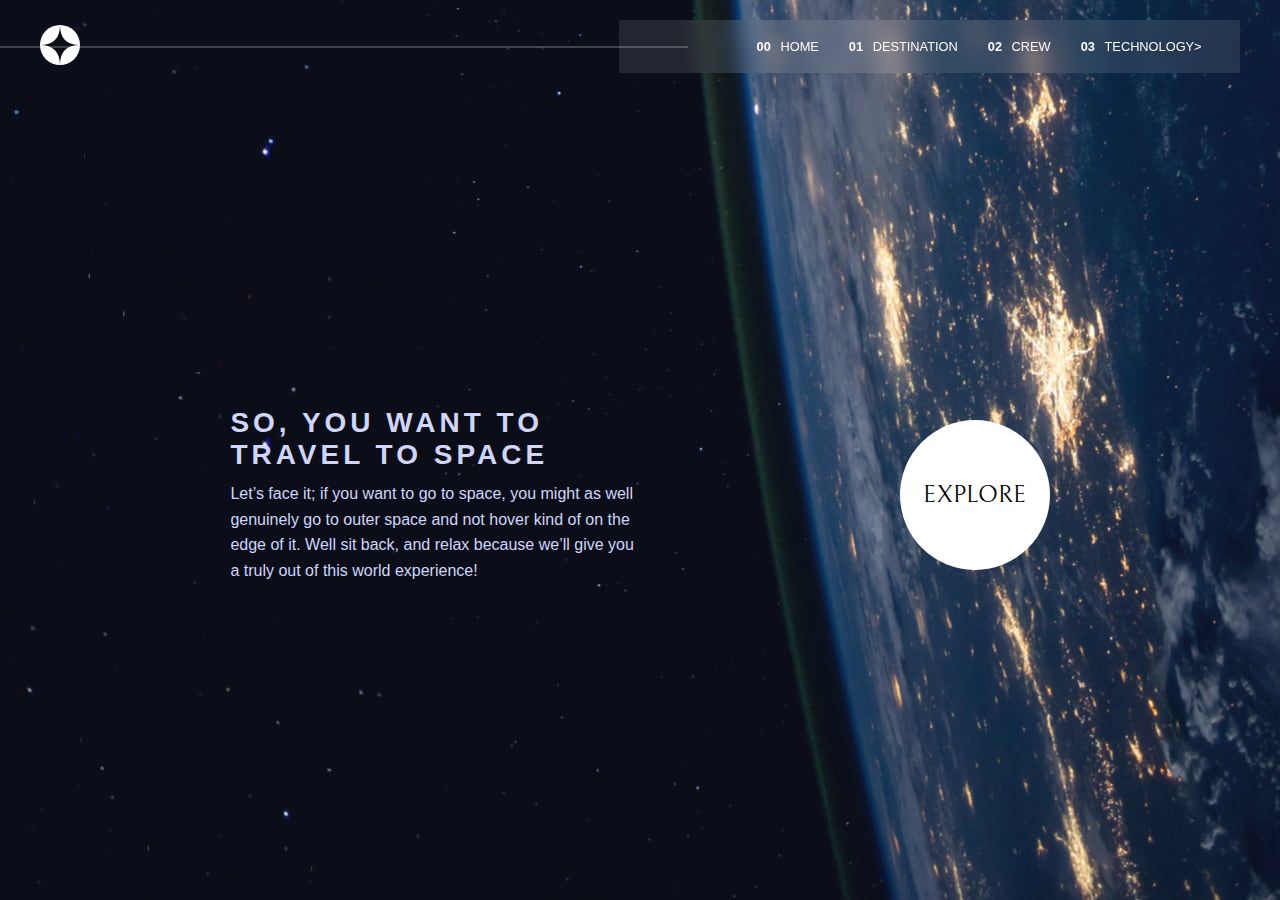
<file: index.html>
<!DOCTYPE html>
<html lang="en">
  <head>
    <meta charset="UTF-8" />
    <meta name="viewport" content="width=device-width, initial-scale=1.0" />

    <link rel="preconnect" href="https://fonts.googleapis.com">
<link rel="preconnect" href="https://fonts.gstatic.com" crossorigin>
<link href="https://fonts.googleapis.com/css2?family=Bellefair&display=swap" rel="stylesheet">
    <link
      rel="icon"
      type="image/png"
      sizes="32x32"
      href="/assets/shared/logo.svg"
    />
    
    <link rel="stylesheet" href="css/style.css" />

    <script defer src="script/script.js"></script>
    <title>Frontend Mentor | Space tourism website</title>
  </head>
  <body>
    <div class="container">
      <header>
        <nav class="nav-bar">
          <div class="logo">
            <img src="/assets/shared/logo.svg" alt="" />
          </div>
          <div class="line"></div>
          <ul class="nav-list">
            <li ><a class="nav-links" href="index.html"><span>00</span>Home</a</li>
            <li ><a class="nav-links" href="destination.html"><span>01</span>Destination</a></li>
            <li ><a class="nav-links" href="crew.html"><span>02</span>Crew</a></li>
            <li ><a class="nav-links" href="technology.html"><span> 03</span>Technology></a></li>
          </ul>
        </nav>
      </header>
      <main>
        <div class="content">
          <div class="text">
            <h2>So, you want to travel to Space</h2>
            <p>
              Let’s face it; if you want to go to space, you might as well
              genuinely go to outer space and not hover kind of on the edge of
              it. Well sit back, and relax because we’ll give you a truly out of
              this world experience!
            </p>
          </div>
          <div class="button">
            <button>Explore</button>
          </div>
        </div>
      </main>
    </div>
  </body>
</html>
</file>
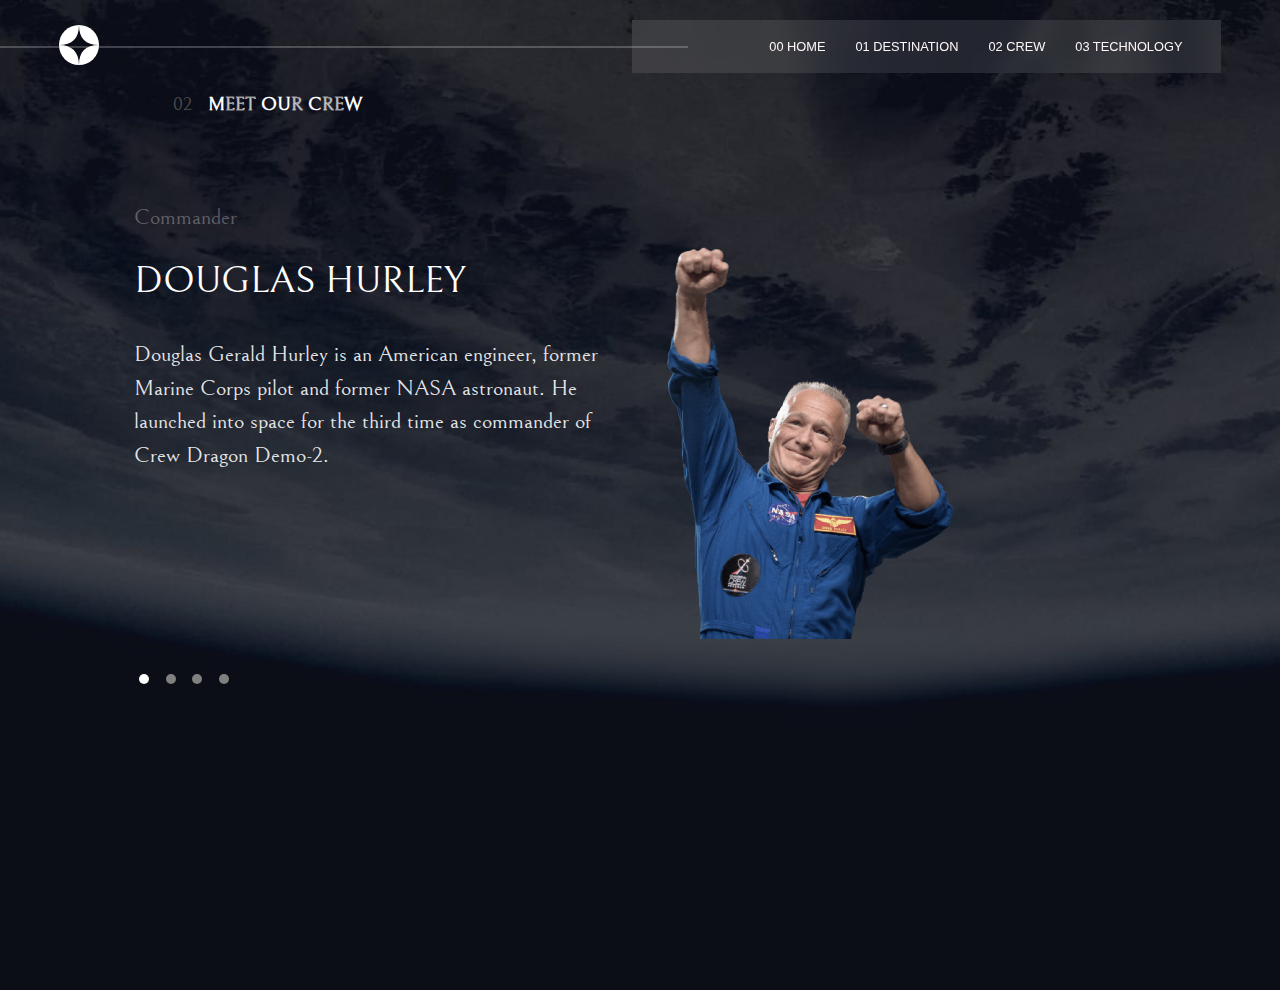
<file: crew.html>
<!DOCTYPE html>
<html lang="en">
<head>
  <meta charset="UTF-8">
  <meta name="viewport" content="width=device-width, initial-scale=1.0">

  <link rel="preconnect" href="https://fonts.googleapis.com">
<link rel="preconnect" href="https://fonts.gstatic.com" crossorigin>
<link href="https://fonts.googleapis.com/css2?family=Bellefair&display=swap" rel="stylesheet">

  <link rel="icon" type="image/png" sizes="32x32" href="/assets/shared/logo.svg">
  
  <script defer src="script/crew.js"></script>
  <link rel="stylesheet" href="css/style.css">
  <link rel="stylesheet" href="css/destination.css">
  <link rel="stylesheet" href="css/crew.css">
  <title>Space tourism website</title>
</head>
<body>
  <div class="crew-container">
    <header>
      <nav class="nav-bar">
        <div class="logo">
          <img src="assets/shared/logo.svg" alt="" />
        </div>
        <div class="line"></div>
        <ul class="nav-list">
          <li ><a class="nav-links" href="index.html">00 Home</a</li>
          <li ><a class="nav-links" href="destination.html">01 Destination</a></li>
          <li ><a class="nav-links" href="crew.html">02 Crew</a></li>
          <li ><a class="nav-links" href="technology.html">03 Technology</a></li>
        </ul>
      </nav>
    </header>
    <main>
      <h2 class="headings"><span>02</span>Meet our crew</h2>
      <div class="crew-content">
        <!-- <div class="crew-cont">
          <div class="crew-text-cont">
            <h2 class="crew-role">COMMANDER</h2>
            <h1 class="crew-name">DOUGLAS HURLEY</h1>
            <p class="crew-text">Douglas Gerald Hurley is an American engineer, former Marine Corps pilot and former NASA astronaut. He launched into space for the third time as commander of Crew Dragon Demo-2.</p>
            <div class="dots">
              <button class="dots-dot .dots__dot--active"></button>
              <button class="dots-dot"></button>
              <button class="dots-dot"></button>
              <button class="dots-dot"></button>
            </div>
          </div>
          <div class="crew-img">
            <img src="/assets/crew/image-douglas-hurley.png" alt="">
          </div>
        </div> -->
      </div>
    </main>
  </div>
</body>
</html>
</file>
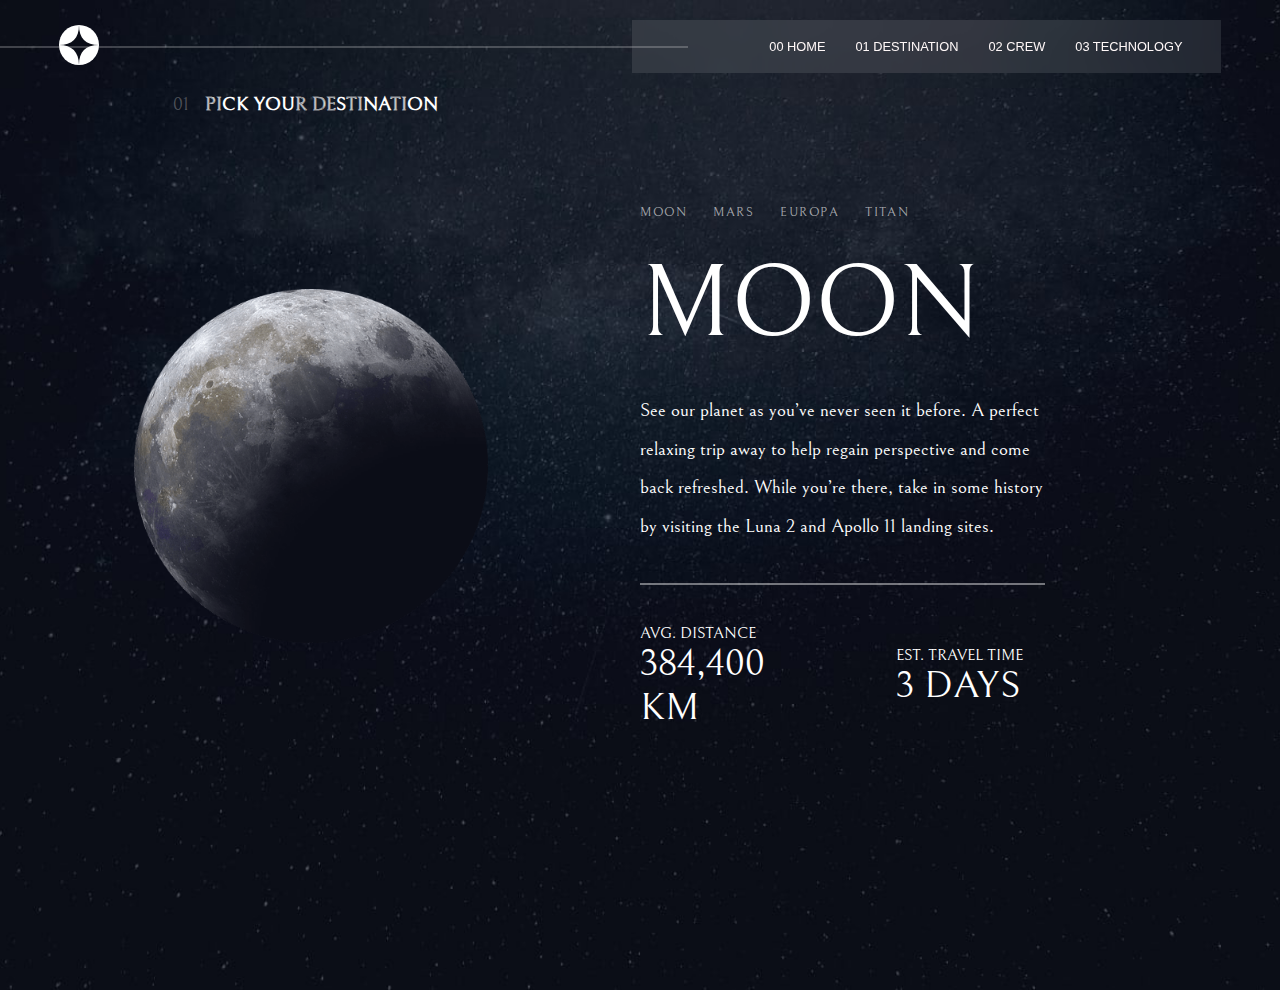
<file: destination.html>
<!DOCTYPE html>
<html lang="en">
<head>
  <meta charset="UTF-8">
  <meta name="viewport" content="width=device-width, initial-scale=1.0">

  <link rel="preconnect" href="https://fonts.googleapis.com">
<link rel="preconnect" href="https://fonts.gstatic.com" crossorigin>
<link href="https://fonts.googleapis.com/css2?family=Bellefair&display=swap" rel="stylesheet">

  <link rel="icon" type="image/png" sizes="32x32" href="/assets/shared/logo.svg">
  
  <script defer src="script/script.js"></script>

  <link rel="stylesheet" href="css/destination.css">
  <link rel="stylesheet" href="css/style.css">
  <title>Space tourism website</title>
</head>
<body>
  <div class="destination-container">
    <header>
      <nav class="nav-bar">
        <div class="logo">
          <img src="assets/shared/logo.svg" alt="" />
        </div>
        <div class="line"></div>
        <ul class="nav-list">
          <li ><a class="nav-links" href="index.html">00 Home</a</li>
          <li ><a class="nav-links" href="destination.html">01 Destination</a></li>
          <li ><a class="nav-links" href="crew.html">02 Crew</a></li>
          <li ><a class="nav-links" href="technology.html">03 Technology</a></li>
        </ul>
      </nav>
    </header>
    <main>
      <h2 class="headings"><span>01</span>Pick your destination</h2>
      <div class="dest-content">
            <!-- <div class="dest-cont">
              <div class="dest-img">
                <img src="/starter-code/assets/destination/image-moon.png" alt="">
              </div>
              <div class="dest-txt-cont">
                <ul class="dest-list">
                  <li><a class="dest-link" href="">MOON</a></li>
                  <li><a class="dest-link" href="">MARS</a></li>
                  <li><a class="dest-link" href="">EUROPA</a></li>
                  <li><a class="dest-link" href="">TAITAN</a></li>
                </ul>
                <h1 class="dest-head">MOON</h1>
                <p class="dest-txt">See our planet as you’ve never seen it before. A perfect relaxing trip away to help regain perspective and come back refreshed. While you’re there, take in some history by visiting the Luna 2 and Apollo 11 landing sites.</p>
                <div class="dest-line"></div>
                <div class="distance-cont">
                  <p class="distance-txt">avg.distance <span>384,400km</span> </p>
                  <p class="distance-txt">est.travel time <span>3 days</span></p>
                </div>
              </div>
            </div> -->
      </div>
    </main>
  </div>
</body>
</html>
</file>
<file: css/destination.css>
.destination-container {
  background: url("/assets/destination/background-destination-desktop.jpg")
    no-repeat center center/cover;
  height: 110vh;
  max-width: 130rem;
  padding: 0 1.2rem;
}

.dest-content {
  max-width: 120rem;
  padding: 0 7.2rem;
  /* margin: 0 15rem; */
  place-content: center;
}

.dest-cont {
  display: grid;
  grid-template-columns: 1fr 1fr;
  align-items: center;
  justify-content: center;
  /* justify-items: center; */
  /* width: 80%; */
}

.dest-img img {
  width: 70%;
}

.dest-list {
  list-style: none;
  display: flex;
  align-items: center;
  justify-content: left;
  gap: 1.6rem;
  margin-bottom: 1.6rem;
}

.dest-link:link,
.dest-link:visited {
  font-size: 0.8rem;
  text-decoration: none;
  font-weight: 100;
  color: #ffffff9f;
  letter-spacing: 0.1rem;
}

.dest-link:hover,
.dest-link:active {
  color: #fff;
  border-bottom: 2px solid #fff;
}

.dest-head {
  font-size: 6.4rem;
  text-transform: uppercase;
  font-weight: 300;
  margin-bottom: 1.8rem;
}

.dest-txt-cont {
  align-items: left;
  width: 80%;
}

.dest-txt {
  font-size: 1.2rem;
  margin-bottom: 2.4rem;
  line-height: 2;
}

.dest-line {
  border: 0.1px solid #ffffff6f;
  margin-bottom: 2.4rem;
}

.distance-cont {
  display: flex;
  align-items: center;
  justify-content: left;
  gap: 4.6rem;
}

.distance-txt {
  font-size: 1rem;
  text-transform: uppercase;
  font-weight: 100;
}

.distance-txt span {
  font-size: 2.4rem;
}
</file>
<file: css/crew.css>
.crew-container {
  background: url("/assets/crew/background-crew-desktop.jpg") no-repeat center
    center/cover;
  height: 110vh;
  max-width: 130rem;
  padding: 0 1.2rem;
}

.dots {
  display: flex;
  gap: 0.4rem;
}

.dots-dot {
  display: inline-block;
  width: 10px;
  height: 10px;
  background-color: gray;
  border-radius: 50%;
  margin: 0 5px;
  cursor: pointer;
}

.dots-dot.dots__dot--active {
  background-color: white;
}

.dots-dot:active {
  background-color: #fff;
}

.crew-content {
  max-width: 120rem;
  padding: 0 7.2rem;
  /* margin: 0 15rem; */
  place-content: center;
}

.crew-cont {
  display: grid;
  grid-template-columns: 1fr 1fr;
  align-items: center;
  justify-content: center;
  gap: 3.2rem;
}

.crew-img img {
  width: 60%;
}

.crew-role {
  font-size: 1.4rem;
  color: #edeaea53;
  margin-bottom: 1.8rem;
  font-weight: 100;
}

.crew-name {
  font-size: 2.4rem;
  text-transform: uppercase;
  margin-bottom: 2.2rem;
  font-weight: 200;
  color: #fff;
}

.crew-text {
  font-size: 1.4rem;
  line-height: 1.5;
  margin-bottom: 12.6rem;
  color: #ffffffe4;
}

@media (max-width: 1050px) {
  .destination-container {
    height: auto;
    max-width: 130rem;
    padding: 0;
  }
  .line {
    width: 19rem;
    right: 37rem;
  }
}

@media (max-width: 768px) {
  .crew-container {
    background: url("/assets/crew/background-crew-tablet.jpg") no-repeat center
      center/cover;
    height: auto;
    /* padding: 0 40px; */
  }

  .crew-content {
    padding: 0 4rem;
  }

  .crew-cont {
    grid-template-columns: 1fr;
    text-align: center;
    gap: 4rem;
    padding-top: 60px;
  }

  .crew-text-cont {
    order: 1;
  }

  .crew-img {
    order: 0;
  }

  .crew-img img {
    width: 80%;
    max-width: 40rem;
  }

  .crew-role {
    font-size: 1.2rem;
  }

  .crew-name {
    font-size: 2rem;
  }

  .crew-text {
    font-size: 1.2rem;
    line-height: 1.4;
    margin-bottom: 4rem;
    max-width: 45rem;
    margin-left: auto;
    margin-right: auto;
  }

  .dots {
    justify-content: center;
    margin-bottom: 4rem;
  }

  .dots-dot {
    width: 8px;
    height: 8px;
    margin: 0 4px;
  }
}

@media (max-width: 375px) {
  .crew-container {
    background: url("/assets/crew/background-crew-mobile.jpg") no-repeat center
      center/cover;
    padding: 0 24px;
  }

  .crew-content {
    padding: 0 2rem;
  }

  .crew-cont {
    gap: 2.6rem;
    padding-top: 32px;
  }

  .crew-img img {
    width: 100%;
    max-width: 30rem;
  }

  .crew-role {
    font-size: 1rem;
  }

  .crew-name {
    font-size: 1.6rem;
  }

  .crew-text {
    font-size: 1rem;
    line-height: 1.3;
    margin-bottom: 2rem;
    max-width: 32rem;
  }

  .dots {
    margin-bottom: 2rem;
  }

  .dots-dot {
    width: 6px;
    height: 6px;
    margin: 0 3px;
  }
}
</file>
<file: css/style.css>
/* Reset and Global Styles */
* {
  margin: 0;
  padding: 0;
  box-sizing: border-box;
}

body {
  font-family: "Bellefair", serif;
  font-weight: 400;
  font-size: 62.5%; /* 1rem = 10px */
  color: white;
}

.container {
  background: url("/assets/home/background-home-desktop.jpg") no-repeat center
    center/cover;
  height: 100vh;
}

/* Header and Navigation */
header {
  padding: 20px 40px;
}

.nav-bar {
  display: flex;
  justify-content: space-between;
  align-items: center;
}

.logo img {
  width: 40px;
  height: 40px;
}

.line {
  position: absolute;
  border: 1px solid #f4f4f43c;
  width: 45rem;
  right: 37rem;
  z-index: 1;
}

.nav-list {
  position: relative;
  display: flex;
  list-style: none;
  gap: 30px;
  background: rgba(255, 255, 255, 0.1);
  backdrop-filter: blur(10px);
  padding: 1.2rem 2.4rem;
  padding-left: 8.6rem;
}

.nav-links:link,
.nav-links:visited {
  font-family: "Barlow Condensed", sans-serif;
  font-size: 0.8rem;
  color: #fff8f8;
  font-weight: 100;
  text-transform: uppercase;
  cursor: pointer;
  text-decoration: none;
}

.nav-links:hover,
.nav-links:active {
  border-bottom: 2px solid #fff8f8;
  margin-top: 2rem;
}

.nav-links.nav-links--active {
  border-bottom: 2px solid #fff8f8;
  margin-top: 2rem;
}

.nav-links span {
  font-weight: 600;
  letter-spacing: none;
  padding-right: 0.6rem;
}

.nav-links li span {
  color: #888;
  margin-right: 5px;
}

.nav-links li:hover {
  color: #ccc;
}

/* Main Content */
.content {
  display: flex;
  justify-content: space-between;
  align-items: center;
  padding: 6.4rem;
  width: 80%;
  max-width: 1200px;
  margin: 0 auto;
  height: calc(100vh - 96px); /* Adjust for header height */
}

.text {
  max-width: 50%;
}

.text h2 {
  font-family: "Barlow Condensed", sans-serif;
  font-size: 28px;
  text-transform: uppercase;
  letter-spacing: 4px;
  color: #d0d6f9;
  margin-bottom: 10px;
}

.text h1 {
  font-size: 100px;
  text-transform: uppercase;
  margin-bottom: 20px;
}

.text p {
  font-family: "Barlow", sans-serif;
  font-size: 16px;
  line-height: 1.6;
  color: #d0d6f9;
}

.button {
  display: flex;
  justify-content: center;
  align-items: center;
}

.button button {
  background: white;
  color: black;
  border: none;
  border-radius: 50%;
  width: 150px;
  height: 150px;
  font-family: "Bellefair", serif;
  font-size: 24px;
  text-transform: uppercase;
  cursor: pointer;
  transition: transform 0.3s ease, box-shadow 0.3s ease;
}

.button button:hover {
  transform: scale(1.1);
  box-shadow: 0 0 30px rgba(255, 255, 255, 0.5);
}

.headings {
  margin-bottom: 5.6rem;
  font-size: 1.2rem;
  padding: 0 9.6rem;
  text-transform: uppercase;
}

.headings span {
  font-weight: 100;
  margin-right: 1rem;
  color: #cccccc59;
}

/* Hamburger and Mobile Nav (Hidden on Desktop) */
.hamburger {
  display: none;
  background: none;
  border: none;
  cursor: pointer;
}

.hamburger img {
  width: 24px;
}

.mobile-nav {
  display: none;
}

/* Tablet (768px to 1050px) */
@media (max-width: 1050px) {
  .container {
    background: url("/assets/home/background-home-tablet.jpg") no-repeat center
      center/cover;
    height: auto;
    min-height: 100vh;
  }

  header {
    padding: 20px 40px;
  }

  .line {
    width: 19rem;
    right: 37rem;
  }

  .nav-list {
    padding-left: 4rem;
    gap: 20px;
  }

  .nav-links:link,
  .nav-links:visited {
    font-size: 0.7rem;
  }

  .content {
    flex-direction: column;
    text-align: center;
    padding: 4rem;
    width: 100%;
    height: auto;
    margin-top: 60px;
  }

  .text {
    max-width: 80%;
    margin-bottom: 4rem;
  }

  .text h2 {
    font-size: 20px;
    letter-spacing: 3px;
  }

  .text h1 {
    font-size: 80px;
    margin-bottom: 16px;
  }

  .text p {
    font-size: 14px;
    line-height: 1.5;
  }

  .button button {
    width: 120px;
    height: 120px;
    font-size: 20px;
  }
}

/* Mobile (375px and below) */
@media (max-width: 375px) {
  .container {
    background: url("/assets/home/background-home-mobile.jpg") no-repeat center
      center/cover;
    height: auto;
    min-height: 100vh;
  }

  header {
    padding: 16px 24px;
  }

  .nav-bar {
    padding: 0;
  }

  .logo img {
    margin-left: 0;
    width: 32px;
    height: 32px;
  }

  .line {
    display: none;
  }

  .nav-list {
    display: none;
  }

  .hamburger {
    display: block;
    margin-right: 0;
  }

  .mobile-nav {
    position: fixed;
    top: 0;
    right: -100%;
    width: 254px;
    height: 100%;
    background-color: rgba(255, 255, 255, 0.04);
    backdrop-filter: blur(40px);
    padding: 32px 28px;
    transition: right 0.3s ease;
    z-index: 1000;
    display: block; /* Ensure it can be toggled */
  }

  .mobile-nav.active {
    right: 0;
  }

  .close-btn {
    background: none;
    border: none;
    cursor: pointer;
    position: absolute;
    top: 34px;
    right: 26px;
  }

  .close-btn img {
    width: 20px;
  }

  .mobile-nav-list {
    list-style: none;
    margin-top: 118px;
  }

  .mobile-nav-list li {
    margin-bottom: 32px;
  }

  .mobile-nav-list .nav-links {
    font-family: "Barlow Condensed", sans-serif;
    font-size: 16px;
    letter-spacing: 2.7px;
    color: #d0d6f9;
    padding: 0;
    margin: 0;
    display: block;
  }

  .mobile-nav-list .nav-links span {
    font-weight: bold;
    margin-right: 11px;
  }

  .mobile-nav-list .nav-links:hover,
  .mobile-nav-list .nav-links--active {
    color: white;
    border-bottom: none;
  }

  .content {
    flex-direction: column;
    text-align: center;
    padding: 2rem;
    margin-top: 40px;
  }

  .text {
    max-width: 100%;
    margin-bottom: 3rem;
  }

  .text h2 {
    font-size: 16px;
    letter-spacing: 2.7px;
  }

  .text h1 {
    font-size: 60px;
    margin-bottom: 12px;
  }

  .text p {
    font-size: 12px;
    line-height: 1.4;
  }

  .button button {
    width: 100px;
    height: 100px;
    font-size: 16px;
  }
}
</file>
